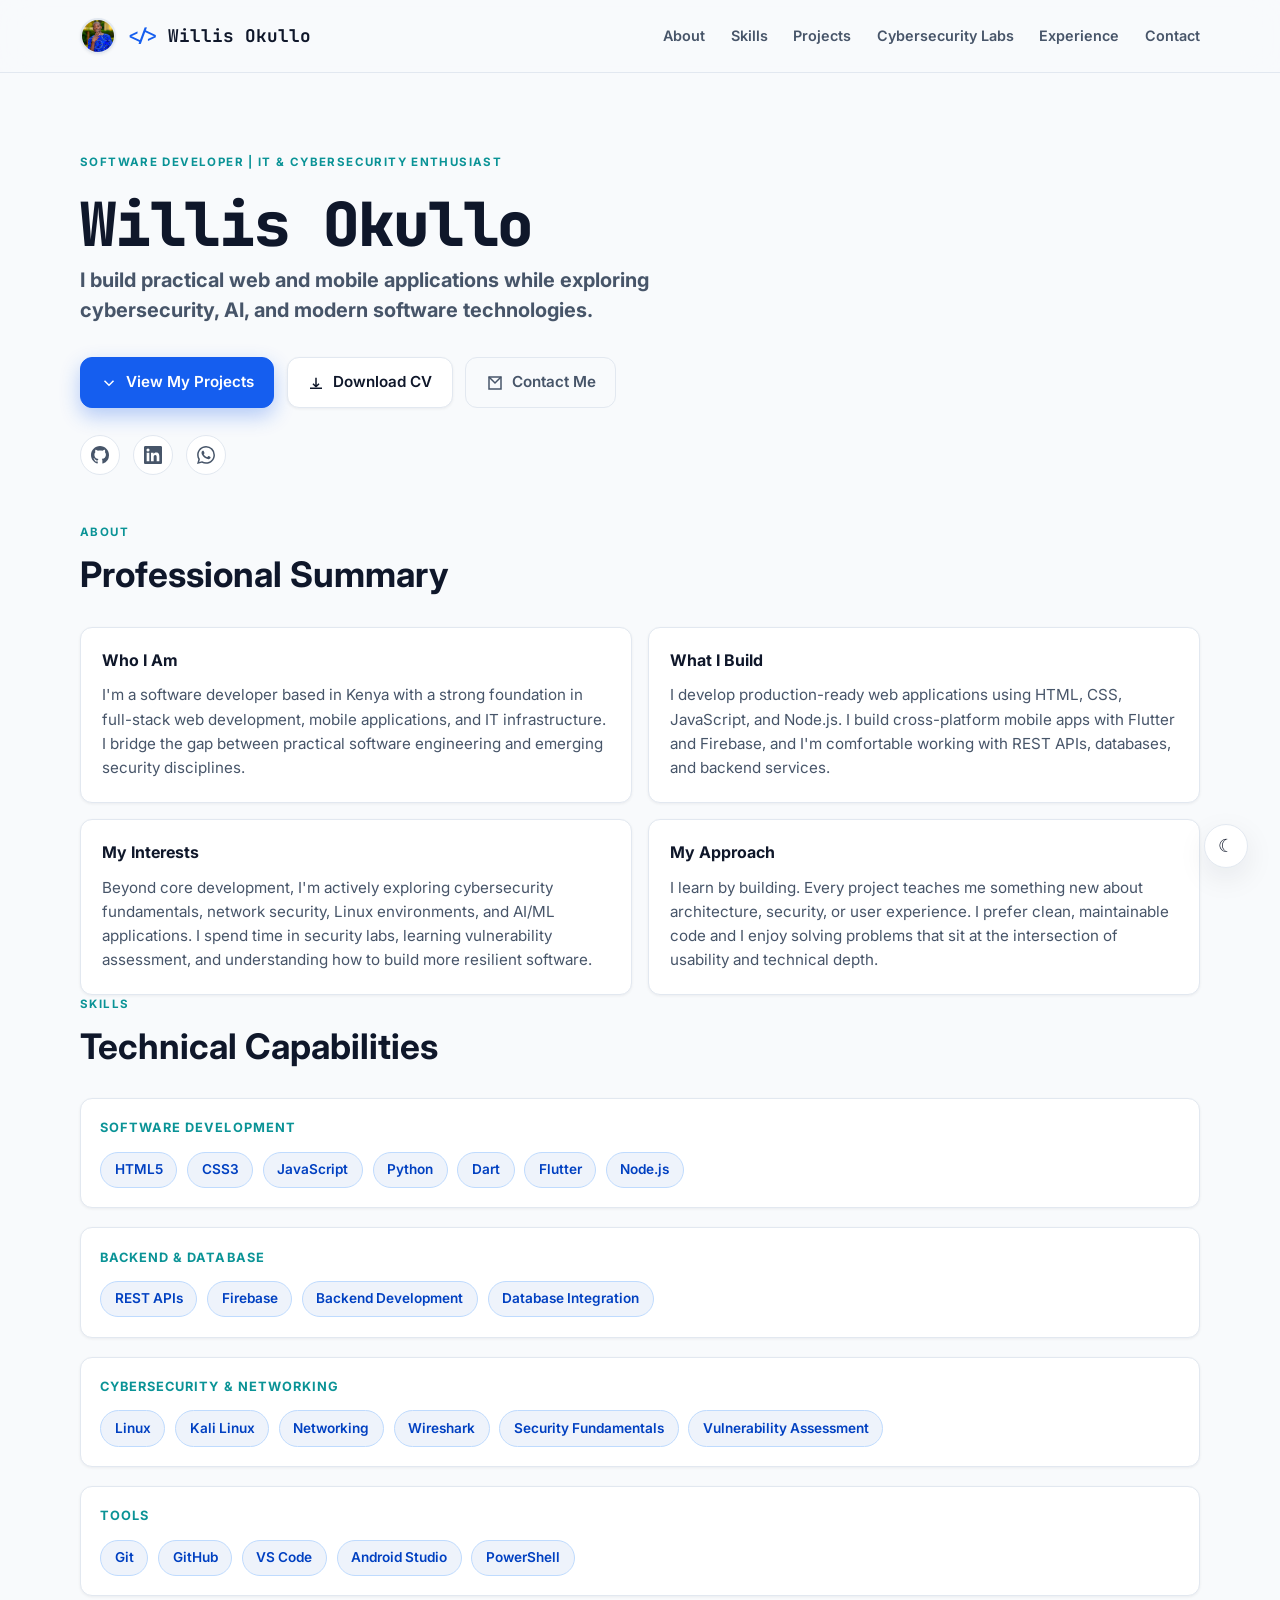
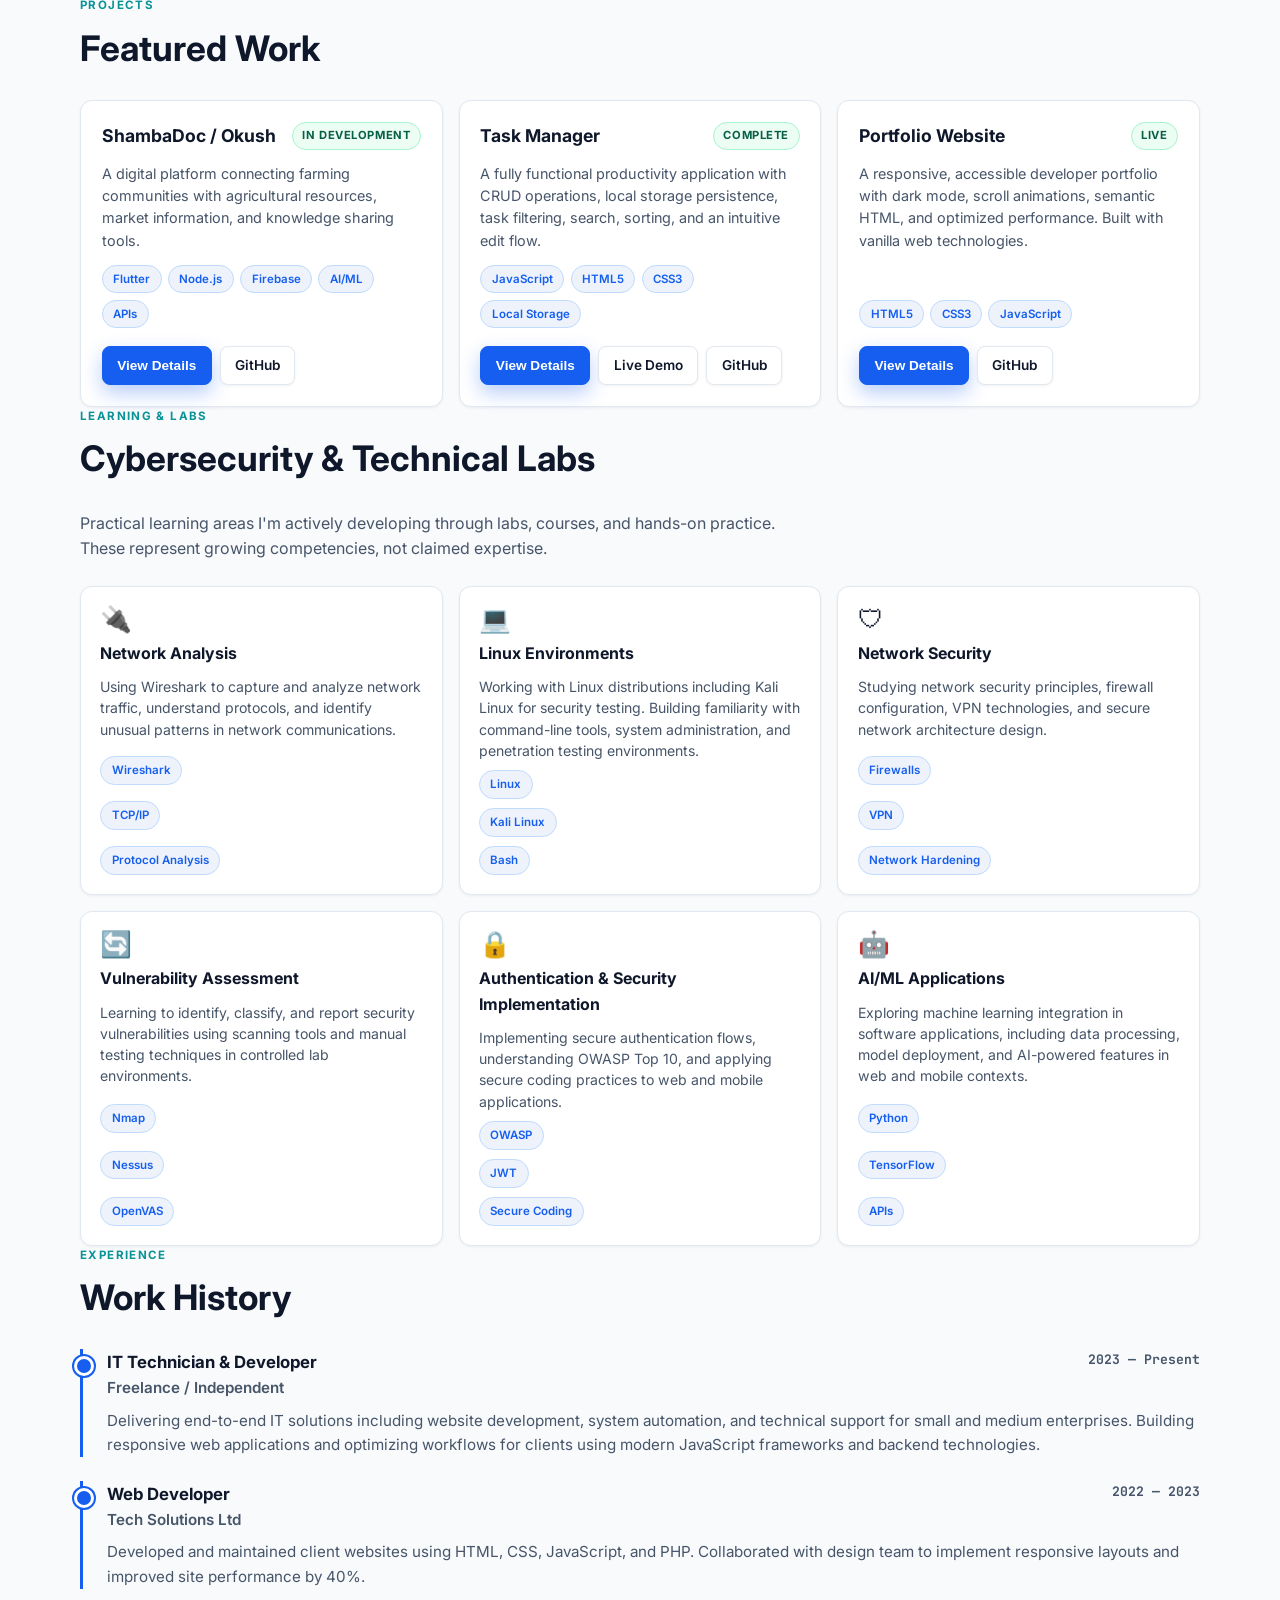
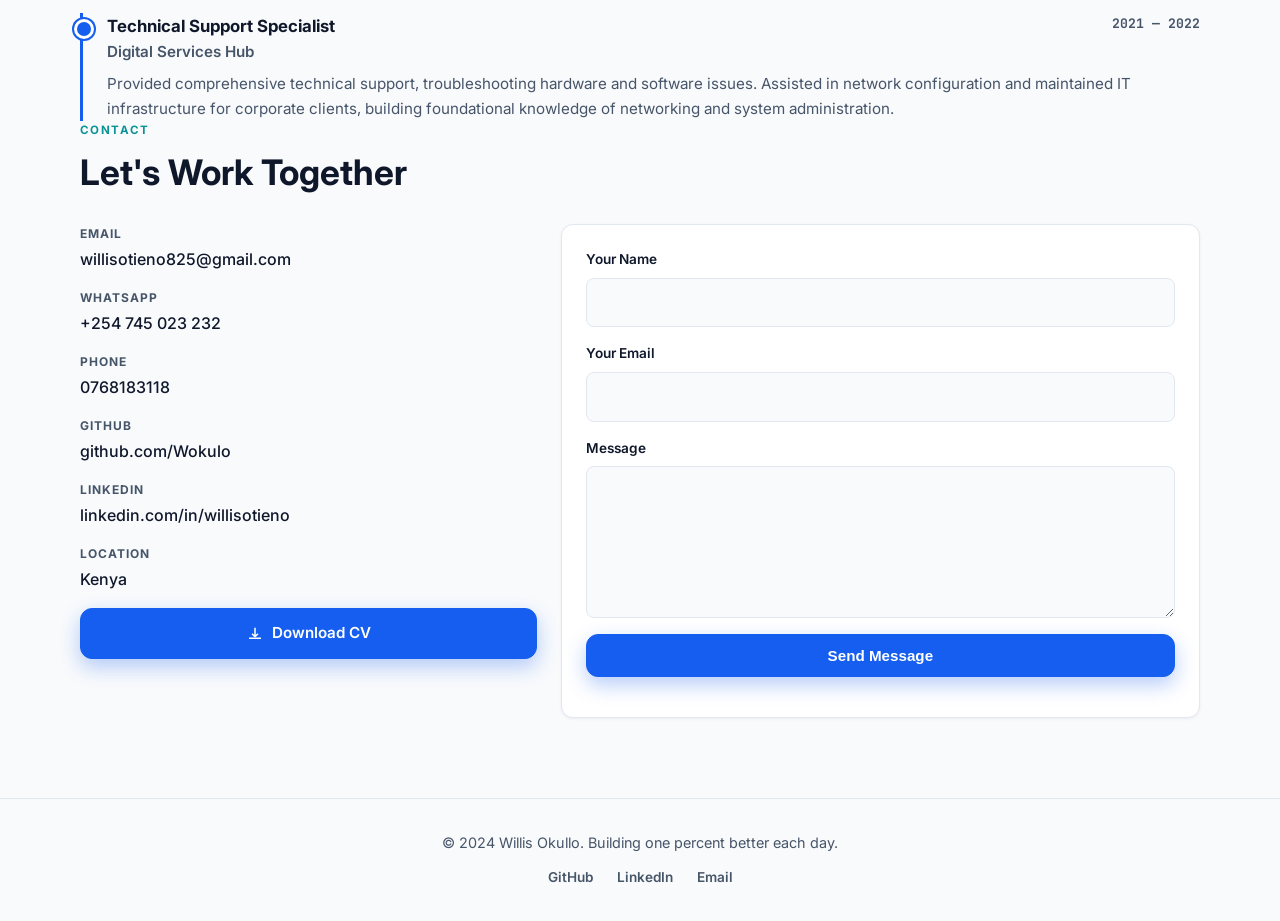
<file: index.html>
<!DOCTYPE html>
<html lang="en">
<head>
  <meta charset="UTF-8">
  <meta name="viewport" content="width=device-width, initial-scale=1.0">
  <meta name="description" content="Willis Okullo — Software Developer building practical web, mobile, and backend applications. Exploring cybersecurity, AI/ML, and modern software technologies.">
  <meta name="keywords" content="Willis Okullo, software developer, web developer, Flutter, Python, JavaScript, cybersecurity, IT technician, portfolio, HTML, CSS, Node.js, Firebase">
  <meta name="author" content="Willis Okullo">
  <meta property="og:title" content="Willis Okullo | Software Developer | IT & Cybersecurity">
  <meta property="og:description" content="Building practical web and mobile applications while exploring cybersecurity, AI, and modern software technologies.">
  <meta property="og:type" content="website">
  <meta name="twitter:card" content="summary_large_image">
  <title>Willis Okullo | Software Developer | IT & Cybersecurity</title>
  <link rel="preconnect" href="https://fonts.googleapis.com">
  <link rel="preconnect" href="https://fonts.gstatic.com" crossorigin>
  <link href="https://fonts.googleapis.com/css2?family=Inter:wght@400;500;600;700;800&family=JetBrains+Mono:wght@400;500;700&display=swap" rel="stylesheet">
  <link rel="icon" type="image/svg+xml" href="data:image/svg+xml,%3Csvg xmlns='http://www.w3.org/2000/svg' viewBox='0 0 100 100'%3E%3Ctext y='.9em' font-size='90'%3E%F0%9F%92%BB%3C/text%3E%3C/svg%3E">
  <link rel="stylesheet" href="styles.css">
</head>
<body>
  <a class="skip-link" href="#main-content">Skip to content</a>

  <header class="site-header">
    <div class="container nav-wrap">
      <a class="brand" href="#hero" aria-label="Willis Okullo home">
        <img src="profile_pic.jpg" alt="" class="brand-avatar" width="36" height="36">
        <span class="brand-code">&lt;/&gt;</span> Willis Okullo
      </a>
      <button class="menu-toggle" aria-expanded="false" aria-controls="site-nav" aria-label="Toggle navigation">
        <span class="menu-toggle-line"></span>
        <span class="menu-toggle-line"></span>
        <span class="menu-toggle-line"></span>
      </button>
      <nav id="site-nav" class="site-nav">
        <a href="#about">About</a>
        <a href="#skills">Skills</a>
        <a href="#projects">Projects</a>
        <a href="#labs">Cybersecurity Labs</a>
        <a href="#experience">Experience</a>
        <a href="#contact">Contact</a>
      </nav>
    </div>
  </header>

  <main id="main-content">
    <section id="hero" class="hero container reveal">
      <div class="hero-content">
        <p class="eyebrow">Software Developer | IT & Cybersecurity Enthusiast</p>
        <h1>
          <span class="hero-name">Willis Okullo</span>
          <span class="hero-tagline">I build practical web and mobile applications while exploring cybersecurity, AI, and modern software technologies.</span>
        </h1>
        <div class="hero-cta">
          <a href="#projects" class="btn btn-primary">
            <svg class="btn-icon" viewBox="0 0 24 24" fill="none" stroke="currentColor" stroke-width="2" aria-hidden="true"><path d="M6 9l6 6 6-6"/></svg>
            View My Projects
          </a>
          <a href="Willis_Okullo_Modern_IT_CV.pdf" class="btn btn-secondary" download aria-label="Download CV as PDF">
            <svg class="btn-icon" viewBox="0 0 24 24" fill="none" stroke="currentColor" stroke-width="2" aria-hidden="true"><path d="M12 5v12m0 0l-4-4m4 4l4-4M4 19h16"/></svg>
            Download CV
          </a>
          <a href="#contact" class="btn btn-ghost">
            <svg class="btn-icon" viewBox="0 0 24 24" fill="none" stroke="currentColor" stroke-width="2" aria-hidden="true"><path d="M4 4h16v16H4z"/><path d="M4 4l8 8 8-8"/></svg>
            Contact Me
          </a>
        </div>
        <div class="hero-socials">
          <a href="https://github.com/Wokulo" target="_blank" rel="noopener noreferrer" class="social-link" aria-label="GitHub profile">
            <svg viewBox="0 0 24 24" fill="currentColor" aria-hidden="true"><path d="M12 0C5.37 0 0 5.37 0 12c0 5.31 3.435 9.795 8.205 11.385.6.105.825-.255.825-.57 0-.285-.015-1.23-.015-2.235-3.015.555-3.795-.735-4.035-1.41-.135-.345-.72-1.41-1.095-1.695-.375-.3-1.095-.72.015-.735.975-.015 1.62.87 1.845 1.23 1.08 1.815 2.805 1.305 3.495.99.105-.78.42-1.305.765-1.605-2.67-.3-5.46-1.335-5.46-5.925 0-1.305.465-2.385 1.23-3.225-.12-.3-.54-1.53.12-3.18 0 0 1.005-.315 3.3 1.23.96-.27 1.98-.405 3-.405s2.04.135 3 .405c2.295-1.56 3.3-1.23 3.3-1.23.66 1.65.24 2.88.12 3.18.765.84 1.23 1.905 1.23 3.225 0 4.605-2.805 5.625-5.475 5.925.435.375.81 1.095.81 2.22 0 1.605-.015 2.895-.015 3.3 0 .315.225.69.825.57A12.02 12.02 0 0024 12c0-6.63-5.37-12-12-12z"/></svg>
          </a>
          <a href="https://www.linkedin.com/in/willisotieno" target="_blank" rel="noopener noreferrer" class="social-link" aria-label="LinkedIn profile">
            <svg viewBox="0 0 24 24" fill="currentColor" aria-hidden="true"><path d="M20.447 20.452h-3.554v-5.569c0-1.328-.027-3.037-1.852-3.037-1.853 0-2.136 1.445-2.136 2.939v5.667H9.351V9h3.414v1.561h.046c.477-.9 1.637-1.85 3.37-1.85 3.601 0 4.267 2.37 4.267 5.455v6.286zM5.337 7.433a2.062 2.062 0 01-2.063-2.065 2.064 2.064 0 112.063 2.065zm1.782 13.019H3.555V9h3.564v11.452zM22.225 0H1.771C.792 0 0 .774 0 1.729v20.542C0 23.227.792 24 1.771 24h20.451C23.2 24 24 23.227 24 22.271V1.729C24 .774 23.2 0 22.222 0h.003z"/></svg>
          </a>
          <a href="https://wa.me/254745023232" target="_blank" rel="noopener noreferrer" class="social-link" aria-label="WhatsApp">
            <svg viewBox="0 0 24 24" fill="currentColor" aria-hidden="true"><path d="M17.472 14.382c-.297-.149-1.758-.867-2.03-.967-.273-.099-.471-.148-.67.15-.197.297-.767.966-.94 1.164-.173.199-.347.223-.644.075-.297-.15-1.255-.463-2.39-1.475-.883-.788-1.48-1.761-1.653-2.059-.173-.297-.018-.458.13-.606.134-.133.298-.347.446-.52.149-.174.198-.298.298-.497.099-.198.05-.371-.025-.52-.075-.149-.669-1.612-.916-2.207-.242-.579-.487-.5-.669-.51-.173-.008-.371-.01-.57-.01-.198 0-.52.074-.792.372-.272.297-1.04 1.016-1.04 2.479 0 1.462 1.065 2.875 1.213 3.074.149.198 2.096 3.2 5.077 4.487.709.306 1.262.489 1.694.625.712.227 1.36.195 1.871.118.571-.085 1.758-.719 2.006-1.413.248-.694.248-1.289.173-1.413-.074-.124-.272-.198-.57-.347m-5.421 7.403h-.004a9.87 9.87 0 01-5.031-1.378l-.361-.214-3.741.982.998-3.648-.235-.374a9.86 9.86 0 01-1.51-5.26c.001-5.45 4.436-9.884 9.888-9.884 2.64 0 5.122 1.03 6.988 2.898a9.825 9.825 0 012.893 6.994c-.003 5.45-4.437 9.884-9.885 9.884m8.413-18.297A11.815 11.815 0 0012.05 0C5.495 0 .16 5.335.157 11.892c0 2.096.547 4.142 1.588 5.945L.057 24l6.305-1.654a11.882 11.882 0 005.683 1.448h.005c6.554 0 11.89-5.335 11.893-11.893a11.821 11.821 0 00-3.48-8.413z"/></svg>
          </a>
        </div>
      </div>
    </section>

    <section id="about" class="container reveal">
      <div class="section-heading">
        <p class="eyebrow">About</p>
        <h2>Professional Summary</h2>
      </div>
      <div class="about-grid">
        <div class="about-card">
          <h3>Who I Am</h3>
          <p>I'm a software developer based in Kenya with a strong foundation in full-stack web development, mobile applications, and IT infrastructure. I bridge the gap between practical software engineering and emerging security disciplines.</p>
        </div>
        <div class="about-card">
          <h3>What I Build</h3>
          <p>I develop production-ready web applications using HTML, CSS, JavaScript, and Node.js. I build cross-platform mobile apps with Flutter and Firebase, and I'm comfortable working with REST APIs, databases, and backend services.</p>
        </div>
        <div class="about-card">
          <h3>My Interests</h3>
          <p>Beyond core development, I'm actively exploring cybersecurity fundamentals, network security, Linux environments, and AI/ML applications. I spend time in security labs, learning vulnerability assessment, and understanding how to build more resilient software.</p>
        </div>
        <div class="about-card">
          <h3>My Approach</h3>
          <p>I learn by building. Every project teaches me something new about architecture, security, or user experience. I prefer clean, maintainable code and I enjoy solving problems that sit at the intersection of usability and technical depth.</p>
        </div>
      </div>
    </section>

    <section id="skills" class="container reveal">
      <div class="section-heading">
        <p class="eyebrow">Skills</p>
        <h2>Technical Capabilities</h2>
      </div>
      <div class="skills-groups">
        <div class="skill-group">
          <h3 class="skill-group-title">Software Development</h3>
          <div class="skill-group-items">
            <span class="chip">HTML5</span>
            <span class="chip">CSS3</span>
            <span class="chip">JavaScript</span>
            <span class="chip">Python</span>
            <span class="chip">Dart</span>
            <span class="chip">Flutter</span>
            <span class="chip">Node.js</span>
          </div>
        </div>
        <div class="skill-group">
          <h3 class="skill-group-title">Backend & Database</h3>
          <div class="skill-group-items">
            <span class="chip">REST APIs</span>
            <span class="chip">Firebase</span>
            <span class="chip">Backend Development</span>
            <span class="chip">Database Integration</span>
          </div>
        </div>
        <div class="skill-group">
          <h3 class="skill-group-title">Cybersecurity & Networking</h3>
          <div class="skill-group-items">
            <span class="chip">Linux</span>
            <span class="chip">Kali Linux</span>
            <span class="chip">Networking</span>
            <span class="chip">Wireshark</span>
            <span class="chip">Security Fundamentals</span>
            <span class="chip">Vulnerability Assessment</span>
          </div>
        </div>
        <div class="skill-group">
          <h3 class="skill-group-title">Tools</h3>
          <div class="skill-group-items">
            <span class="chip">Git</span>
            <span class="chip">GitHub</span>
            <span class="chip">VS Code</span>
            <span class="chip">Android Studio</span>
            <span class="chip">PowerShell</span>
          </div>
        </div>
      </div>
    </section>

    <section id="projects" class="container reveal">
      <div class="section-heading">
        <p class="eyebrow">Projects</p>
        <h2>Featured Work</h2>
      </div>
      <div class="project-grid">
        <article class="project-card">
          <div class="project-header">
            <h3>ShambaDoc / Okush</h3>
            <span class="project-status">In Development</span>
          </div>
          <p class="project-description">A digital platform connecting farming communities with agricultural resources, market information, and knowledge sharing tools.</p>
          <div class="project-tech">
            <span class="tag">Flutter</span>
            <span class="tag">Node.js</span>
            <span class="tag">Firebase</span>
            <span class="tag">AI/ML</span>
            <span class="tag">APIs</span>
          </div>
          <div class="project-actions">
            <button class="btn btn-primary btn-sm" data-project="shambadoc" aria-expanded="false">View Details</button>
            <a href="https://github.com/Wokulo" target="_blank" rel="noopener noreferrer" class="btn btn-secondary btn-sm">GitHub</a>
          </div>
        </article>

        <article class="project-card">
          <div class="project-header">
            <h3>Task Manager</h3>
            <span class="project-status">Complete</span>
          </div>
          <p class="project-description">A fully functional productivity application with CRUD operations, local storage persistence, task filtering, search, sorting, and an intuitive edit flow.</p>
          <div class="project-tech">
            <span class="tag">JavaScript</span>
            <span class="tag">HTML5</span>
            <span class="tag">CSS3</span>
            <span class="tag">Local Storage</span>
          </div>
          <div class="project-actions">
            <button class="btn btn-primary btn-sm" data-project="taskmanager" aria-expanded="false">View Details</button>
            <a href="task-manager.html" class="btn btn-secondary btn-sm">Live Demo</a>
            <a href="https://github.com/Wokulo/task-manager" target="_blank" rel="noopener noreferrer" class="btn btn-secondary btn-sm">GitHub</a>
          </div>
        </article>

        <article class="project-card">
          <div class="project-header">
            <h3>Portfolio Website</h3>
            <span class="project-status">Live</span>
          </div>
          <p class="project-description">A responsive, accessible developer portfolio with dark mode, scroll animations, semantic HTML, and optimized performance. Built with vanilla web technologies.</p>
          <div class="project-tech">
            <span class="tag">HTML5</span>
            <span class="tag">CSS3</span>
            <span class="tag">JavaScript</span>
          </div>
          <div class="project-actions">
            <button class="btn btn-primary btn-sm" data-project="portfolio" aria-expanded="false">View Details</button>
            <a href="https://github.com/Wokulo/Okush-porfolio" target="_blank" rel="noopener noreferrer" class="btn btn-secondary btn-sm">GitHub</a>
          </div>
        </article>
      </div>
    </section>

    <section id="labs" class="container reveal">
      <div class="section-heading">
        <p class="eyebrow">Learning & Labs</p>
        <h2>Cybersecurity & Technical Labs</h2>
      </div>
      <p class="section-intro">Practical learning areas I'm actively developing through labs, courses, and hands-on practice. These represent growing competencies, not claimed expertise.</p>
      <div class="labs-grid">
        <div class="lab-card">
          <div class="lab-icon" aria-hidden="true">&#128268;</div>
          <h3>Network Analysis</h3>
          <p>Using Wireshark to capture and analyze network traffic, understand protocols, and identify unusual patterns in network communications.</p>
          <span class="tag">Wireshark</span>
          <span class="tag">TCP/IP</span>
          <span class="tag">Protocol Analysis</span>
        </div>
        <div class="lab-card">
          <div class="lab-icon" aria-hidden="true">&#128187;</div>
          <h3>Linux Environments</h3>
          <p>Working with Linux distributions including Kali Linux for security testing. Building familiarity with command-line tools, system administration, and penetration testing environments.</p>
          <span class="tag">Linux</span>
          <span class="tag">Kali Linux</span>
          <span class="tag">Bash</span>
        </div>
        <div class="lab-card">
          <div class="lab-icon" aria-hidden="true">&#128737;</div>
          <h3>Network Security</h3>
          <p>Studying network security principles, firewall configuration, VPN technologies, and secure network architecture design.</p>
          <span class="tag">Firewalls</span>
          <span class="tag">VPN</span>
          <span class="tag">Network Hardening</span>
        </div>
        <div class="lab-card">
          <div class="lab-icon" aria-hidden="true">&#128260;</div>
          <h3>Vulnerability Assessment</h3>
          <p>Learning to identify, classify, and report security vulnerabilities using scanning tools and manual testing techniques in controlled lab environments.</p>
          <span class="tag">Nmap</span>
          <span class="tag">Nessus</span>
          <span class="tag">OpenVAS</span>
        </div>
        <div class="lab-card">
          <div class="lab-icon" aria-hidden="true">&#128274;</div>
          <h3>Authentication & Security Implementation</h3>
          <p>Implementing secure authentication flows, understanding OWASP Top 10, and applying secure coding practices to web and mobile applications.</p>
          <span class="tag">OWASP</span>
          <span class="tag">JWT</span>
          <span class="tag">Secure Coding</span>
        </div>
        <div class="lab-card">
          <div class="lab-icon" aria-hidden="true">&#129302;</div>
          <h3>AI/ML Applications</h3>
          <p>Exploring machine learning integration in software applications, including data processing, model deployment, and AI-powered features in web and mobile contexts.</p>
          <span class="tag">Python</span>
          <span class="tag">TensorFlow</span>
          <span class="tag">APIs</span>
        </div>
      </div>
    </section>

    <section id="experience" class="container reveal">
      <div class="section-heading">
        <p class="eyebrow">Experience</p>
        <h2>Work History</h2>
      </div>
      <div class="timeline">
        <div class="timeline-item">
          <div class="timeline-header">
            <div>
              <h3>IT Technician & Developer</h3>
              <p class="timeline-org">Freelance / Independent</p>
            </div>
            <span class="timeline-date">2023 — Present</span>
          </div>
          <p>Delivering end-to-end IT solutions including website development, system automation, and technical support for small and medium enterprises. Building responsive web applications and optimizing workflows for clients using modern JavaScript frameworks and backend technologies.</p>
        </div>
        <div class="timeline-item">
          <div class="timeline-header">
            <div>
              <h3>Web Developer</h3>
              <p class="timeline-org">Tech Solutions Ltd</p>
            </div>
            <span class="timeline-date">2022 — 2023</span>
          </div>
          <p>Developed and maintained client websites using HTML, CSS, JavaScript, and PHP. Collaborated with design team to implement responsive layouts and improved site performance by 40%.</p>
        </div>
        <div class="timeline-item">
          <div class="timeline-header">
            <div>
              <h3>Technical Support Specialist</h3>
              <p class="timeline-org">Digital Services Hub</p>
            </div>
            <span class="timeline-date">2021 — 2022</span>
          </div>
          <p>Provided comprehensive technical support, troubleshooting hardware and software issues. Assisted in network configuration and maintained IT infrastructure for corporate clients, building foundational knowledge of networking and system administration.</p>
        </div>
      </div>
    </section>

    <section id="contact" class="container reveal">
      <div class="section-heading">
        <p class="eyebrow">Contact</p>
        <h2>Let's Work Together</h2>
      </div>
      <div class="contact-grid">
        <div class="contact-info">
          <div class="contact-item">
            <strong>Email</strong>
            <a href="mailto:willisotieno825@gmail.com">willisotieno825@gmail.com</a>
          </div>
          <div class="contact-item">
            <strong>WhatsApp</strong>
            <a href="https://wa.me/254745023232" target="_blank" rel="noopener noreferrer">+254 745 023 232</a>
          </div>
          <div class="contact-item">
            <strong>Phone</strong>
            <span>0768183118</span>
          </div>
          <div class="contact-item">
            <strong>GitHub</strong>
            <a href="https://github.com/Wokulo" target="_blank" rel="noopener noreferrer">github.com/Wokulo</a>
          </div>
          <div class="contact-item">
            <strong>LinkedIn</strong>
            <a href="https://www.linkedin.com/in/willisotieno" target="_blank" rel="noopener noreferrer">linkedin.com/in/willisotieno</a>
          </div>
          <div class="contact-item">
            <strong>Location</strong>
            <span>Kenya</span>
          </div>
          <a href="Willis_Okullo_Modern_IT_CV.pdf" class="btn btn-primary" download>
            <svg class="btn-icon" viewBox="0 0 24 24" fill="none" stroke="currentColor" stroke-width="2" aria-hidden="true"><path d="M12 5v12m0 0l-4-4m4 4l4-4M4 19h16"/></svg>
            Download CV
          </a>
        </div>
        <form action="https://formspree.io/f/xpparqor" method="POST" class="contact-form" novalidate>
          <input type="hidden" name="_subject" value="New portfolio message from Willis Okullo site">
          <div class="form-group">
            <label for="name">Your Name</label>
            <input id="name" name="name" type="text" required autocomplete="name">
          </div>
          <div class="form-group">
            <label for="email">Your Email</label>
            <input id="email" name="email" type="email" required autocomplete="email">
          </div>
          <div class="form-group">
            <label for="message">Message</label>
            <textarea id="message" name="message" rows="5" required></textarea>
          </div>
          <button type="submit" class="btn btn-primary">Send Message</button>
          <p class="form-note" id="form-status"></p>
        </form>
      </div>
    </section>
  </main>

  <footer class="site-footer">
    <div class="container">
      <p>&copy; 2024 Willis Okullo. Building one percent better each day.</p>
      <div class="footer-links">
        <a href="https://github.com/Wokulo" target="_blank" rel="noopener noreferrer">GitHub</a>
        <a href="https://www.linkedin.com/in/willisotieno" target="_blank" rel="noopener noreferrer">LinkedIn</a>
        <a href="mailto:willisotieno825@gmail.com">Email</a>
      </div>
    </div>
  </footer>

  <button class="back-to-top" aria-label="Back to top" title="Back to top">
    <svg viewBox="0 0 24 24" fill="none" stroke="currentColor" stroke-width="2.5" aria-hidden="true"><path d="M12 19V5m0 0l-6 6m6-6l6 6"/></svg>
  </button>

  <div id="project-modal" class="project-modal" role="dialog" aria-modal="true" aria-labelledby="modal-title">
    <div class="project-modal-backdrop"></div>
    <div class="project-modal-content">
      <button class="modal-close" aria-label="Close details">&times;</button>
      <div class="modal-body" id="modal-body"></div>
    </div>
  </div>

  <script src="main.js"></script>
</body>
</html>
</file>
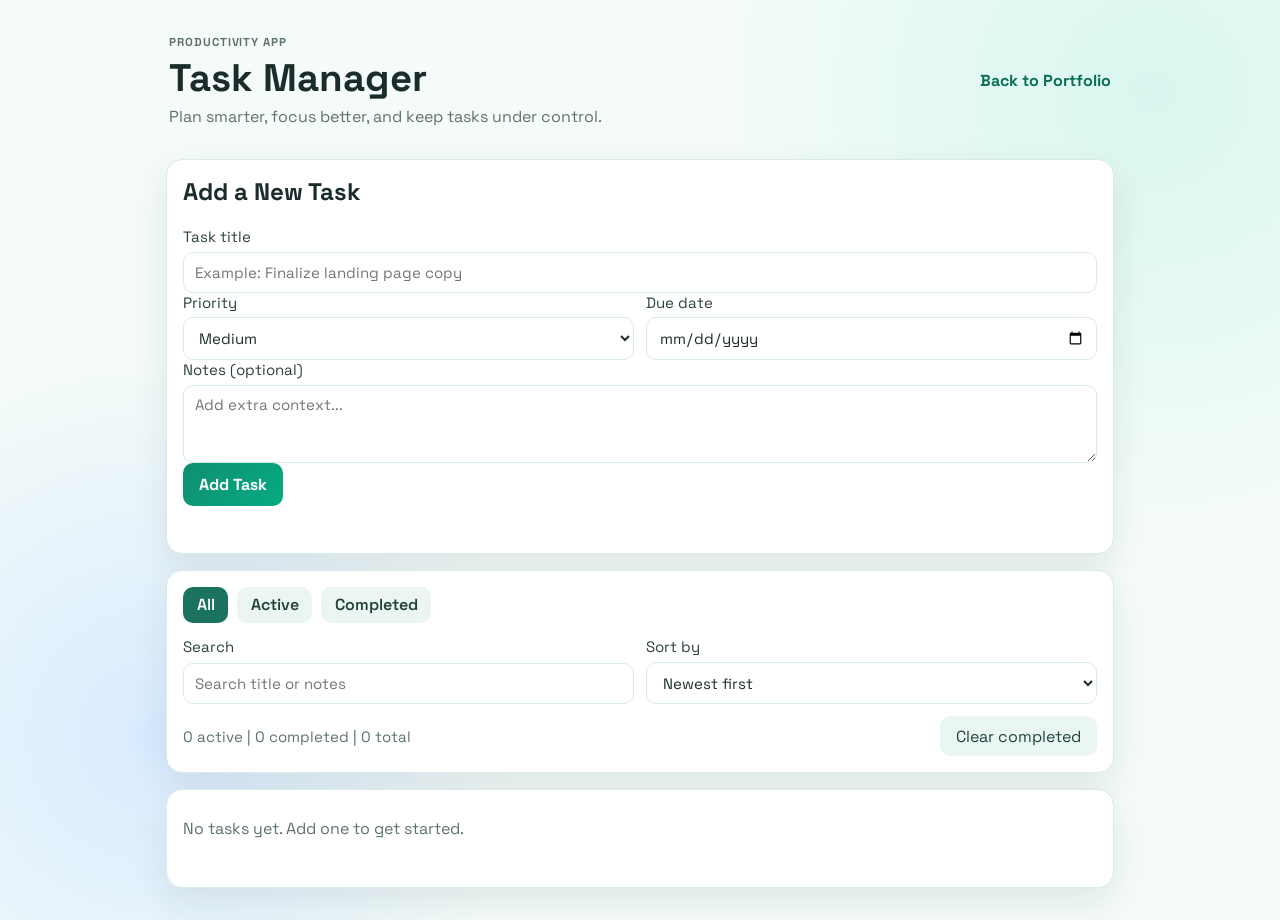
<file: task-manager.html>
<!DOCTYPE html>
<html lang="en">
<head>
  <meta charset="UTF-8" />
  <meta name="viewport" content="width=device-width, initial-scale=1.0" />
  <title>Task Manager | Willis Okullo</title>
  <link rel="preconnect" href="https://fonts.googleapis.com" />
  <link rel="preconnect" href="https://fonts.gstatic.com" crossorigin />
  <link href="https://fonts.googleapis.com/css2?family=Space+Grotesk:wght@400;500;700&display=swap" rel="stylesheet" />
  <link rel="stylesheet" href="task-manager.css" />
</head>
<body>
  <main class="app-shell">
    <header class="app-header">
      <div>
        <p class="eyebrow">Productivity App</p>
        <h1>Task Manager</h1>
        <p class="subtitle">Plan smarter, focus better, and keep tasks under control.</p>
      </div>
      <a class="back-link" href="index.html">Back to Portfolio</a>
    </header>

    <section class="panel form-panel" aria-label="Create task">
      <h2>Add a New Task</h2>
      <form id="task-form" novalidate>
        <label>
          Task title
          <input id="task-title" name="title" type="text" maxlength="100" placeholder="Example: Finalize landing page copy" required />
        </label>

        <div class="grid-two">
          <label>
            Priority
            <select id="task-priority" name="priority">
              <option value="low">Low</option>
              <option value="medium" selected>Medium</option>
              <option value="high">High</option>
            </select>
          </label>

          <label>
            Due date
            <input id="task-due" name="due" type="date" />
          </label>
        </div>

        <label>
          Notes (optional)
          <textarea id="task-notes" name="notes" rows="3" maxlength="240" placeholder="Add extra context..."></textarea>
        </label>

        <button type="submit" class="btn-primary">Add Task</button>
        <p id="form-error" class="inline-error" aria-live="polite"></p>
      </form>
    </section>

    <section class="panel controls-panel" aria-label="Task controls">
      <div class="filters">
        <button class="chip active" data-filter="all" type="button">All</button>
        <button class="chip" data-filter="active" type="button">Active</button>
        <button class="chip" data-filter="completed" type="button">Completed</button>
      </div>

      <div class="grid-two">
        <label>
          Search
          <input id="search-input" type="search" placeholder="Search title or notes" />
        </label>

        <label>
          Sort by
          <select id="sort-select">
            <option value="created-desc">Newest first</option>
            <option value="created-asc">Oldest first</option>
            <option value="priority-desc">Priority high to low</option>
            <option value="due-asc">Due date soonest</option>
          </select>
        </label>
      </div>

      <div class="action-row">
        <p id="task-stats" class="task-stats" aria-live="polite"></p>
        <button id="clear-completed" class="btn-secondary" type="button">Clear completed</button>
      </div>
    </section>

    <section class="panel list-panel" aria-label="Task list">
      <ul id="task-list" class="task-list"></ul>
      <p id="empty-state" class="empty-state">No tasks yet. Add one to get started.</p>
      <p id="status-message" class="status-message" aria-live="polite"></p>
    </section>
  </main>

  <template id="task-item-template">
    <li class="task-item">
      <div class="task-main">
        <input class="task-toggle" type="checkbox" aria-label="Mark task complete" />
        <div class="task-content">
          <p class="task-title"></p>
          <p class="task-meta"></p>
          <p class="task-notes"></p>
        </div>
      </div>
      <div class="task-actions">
        <button class="btn-small btn-edit" type="button">Edit</button>
        <button class="btn-small btn-delete" type="button">Delete</button>
      </div>
    </li>
  </template>

  <dialog id="edit-dialog">
    <form id="edit-form" method="dialog" class="edit-form" novalidate>
      <h2>Edit Task</h2>
      <label>
        Task title
        <input id="edit-title" name="title" type="text" maxlength="100" required />
      </label>
      <div class="grid-two">
        <label>
          Priority
          <select id="edit-priority" name="priority">
            <option value="low">Low</option>
            <option value="medium">Medium</option>
            <option value="high">High</option>
          </select>
        </label>
        <label>
          Due date
          <input id="edit-due" name="due" type="date" />
        </label>
      </div>
      <label>
        Notes
        <textarea id="edit-notes" name="notes" rows="3" maxlength="240"></textarea>
      </label>
      <p id="edit-error" class="inline-error" aria-live="polite"></p>
      <div class="dialog-actions">
        <button type="button" id="cancel-edit" class="btn-secondary">Cancel</button>
        <button type="submit" class="btn-primary">Save Changes</button>
      </div>
    </form>
  </dialog>

  <script src="task-manager.js"></script>
</body>
</html>
</file>
<file: styles.css>
:root {
  --bg: #f8fafc;
  --surface: #ffffff;
  --text: #0f172a;
  --muted: #475569;
  --primary: #155eef;
  --primary-strong: #0040c1;
  --primary-light: #eef3fb;
  --accent: #0a9396;
  --accent-light: #ecfdf3;
  --line: #e2e8f0;
  --shadow-sm: 0 1px 3px rgba(16, 24, 40, 0.06);
  --shadow: 0 10px 30px rgba(16, 24, 40, 0.08);
  --shadow-lg: 0 22px 46px rgba(16, 24, 40, 0.1);
  --radius-sm: 8px;
  --radius: 12px;
  --radius-lg: 18px;
  --font-sans: "Inter", system-ui, -apple-system, sans-serif;
  --font-mono: "JetBrains Mono", "Fira Code", monospace;
}

* {
  box-sizing: border-box;
  margin: 0;
}

html {
  scroll-behavior: smooth;
  scroll-padding-top: 80px;
}

body {
  font-family: var(--font-sans);
  background: var(--bg);
  color: var(--text);
  line-height: 1.6;
  overflow-x: hidden;
  -webkit-font-smoothing: antialiased;
}

@media (prefers-reduced-motion: reduce) {
  html {
    scroll-behavior: auto;
  }
  .reveal {
    opacity: 1;
    transform: none;
    transition: none;
  }
}

.skip-link {
  position: absolute;
  top: -50px;
  left: 1rem;
  background: var(--primary);
  color: #fff;
  padding: 0.6rem 1rem;
  z-index: 1000;
  text-decoration: none;
  border-radius: 0 0 var(--radius-sm) var(--radius-sm);
  font-weight: 600;
  font-size: 0.9rem;
  transition: top 0.2s ease;
}

.skip-link:focus {
  top: 0;
}

.container {
  width: min(1120px, 92vw);
  margin: 0 auto;
}

.site-header {
  position: sticky;
  top: 0;
  z-index: 100;
  background: rgba(248, 250, 252, 0.85);
  border-bottom: 1px solid var(--line);
  backdrop-filter: blur(16px);
  -webkit-backdrop-filter: blur(16px);
}

.nav-wrap {
  display: flex;
  align-items: center;
  justify-content: space-between;
  min-height: 72px;
  gap: 1rem;
}

.brand {
  text-decoration: none;
  color: var(--text);
  font-family: var(--font-mono);
  font-weight: 700;
  font-size: 1.1rem;
  display: flex;
  align-items: center;
  gap: 0.6rem;
}

.brand-avatar {
  width: 36px;
  height: 36px;
  border-radius: 50%;
  object-fit: cover;
  border: 2px solid var(--line);
  box-shadow: var(--shadow-sm);
}

.brand-code {
  color: var(--primary);
  font-weight: 700;
}

.site-nav {
  display: flex;
  gap: 1.6rem;
  align-items: center;
}

.site-nav a {
  text-decoration: none;
  color: var(--muted);
  font-weight: 600;
  font-size: 0.9rem;
  transition: color 0.2s ease;
  position: relative;
}

.site-nav a::after {
  content: "";
  position: absolute;
  bottom: -4px;
  left: 0;
  width: 0;
  height: 2px;
  background: var(--primary);
  transition: width 0.25s ease;
}

.site-nav a:hover,
.site-nav a.active {
  color: var(--primary);
}

.site-nav a:hover::after,
.site-nav a.active::after {
  width: 100%;
}

.menu-toggle {
  display: none;
  flex-direction: column;
  gap: 5px;
  padding: 0.5rem;
  background: transparent;
  border: 1px solid var(--line);
  border-radius: var(--radius-sm);
  cursor: pointer;
}

.menu-toggle-line {
  display: block;
  width: 22px;
  height: 2px;
  background: var(--text);
  border-radius: 2px;
  transition: transform 0.2s ease, opacity 0.2s ease;
}

.hero {
  padding: 5rem 0 3rem;
  display: grid;
  gap: 2rem;
  grid-template-columns: 1fr;
  align-items: center;
  min-height: auto;
}

.hero-content {
  display: flex;
  flex-direction: column;
  gap: 1.2rem;
}

.eyebrow {
  text-transform: uppercase;
  letter-spacing: 0.12em;
  font-size: 0.72rem;
  font-weight: 700;
  color: var(--accent);
  margin: 0;
}

.hero-name {
  display: block;
  font-family: var(--font-mono);
  font-size: clamp(2.4rem, 5.5vw, 3.8rem);
  font-weight: 800;
  line-height: 1.1;
  letter-spacing: -0.02em;
  color: var(--text);
}

.hero-tagline {
  display: block;
  font-size: clamp(1rem, 2vw, 1.25rem);
  color: var(--muted);
  line-height: 1.5;
  max-width: 52ch;
  margin-top: 0.5rem;
}

.hero-cta {
  display: flex;
  flex-wrap: wrap;
  gap: 0.8rem;
  margin-top: 0.8rem;
}

.btn {
  display: inline-flex;
  align-items: center;
  justify-content: center;
  gap: 0.5rem;
  border-radius: var(--radius);
  text-decoration: none;
  border: 1px solid transparent;
  padding: 0.75rem 1.2rem;
  font-weight: 600;
  font-size: 0.95rem;
  transition: transform 0.15s ease, box-shadow 0.15s ease, background-color 0.15s ease, border-color 0.15s ease;
  cursor: pointer;
  white-space: nowrap;
}

.btn:hover {
  transform: translateY(-2px);
}

.btn:active {
  transform: translateY(0);
}

.btn-icon {
  width: 18px;
  height: 18px;
  flex-shrink: 0;
}

.btn-primary {
  background: var(--primary);
  color: #fff;
  border-color: var(--primary);
  box-shadow: 0 8px 20px rgba(21, 94, 239, 0.3);
}

.btn-primary:hover {
  background: var(--primary-strong);
  box-shadow: 0 12px 24px rgba(21, 94, 239, 0.35);
}

.btn-secondary {
  background: var(--surface);
  color: var(--text);
  border-color: var(--line);
  box-shadow: var(--shadow-sm);
}

.btn-secondary:hover {
  background: var(--primary-light);
  border-color: var(--primary);
}

.btn-ghost {
  background: transparent;
  color: var(--muted);
  border-color: var(--line);
}

.btn-ghost:hover {
  color: var(--text);
  border-color: var(--muted);
}

.btn-sm {
  padding: 0.5rem 0.9rem;
  font-size: 0.85rem;
  border-radius: var(--radius-sm);
}

.hero-socials {
  display: flex;
  gap: 0.8rem;
  margin-top: 0.5rem;
}

.social-link {
  display: flex;
  align-items: center;
  justify-content: center;
  width: 40px;
  height: 40px;
  border-radius: 50%;
  border: 1px solid var(--line);
  color: var(--muted);
  background: var(--surface);
  transition: color 0.2s ease, border-color 0.2s ease, transform 0.2s ease;
}

.social-link:hover {
  color: var(--primary);
  border-color: var(--primary);
  transform: translateY(-2px);
}

.social-link svg {
  width: 18px;
  height: 18px;
}

section {
  margin-top: 4rem;
}

.section-heading {
  margin-bottom: 1.5rem;
}

.section-heading h2 {
  font-size: clamp(1.6rem, 3vw, 2.2rem);
  font-weight: 700;
  margin-top: 0.3rem;
}

.section-intro {
  color: var(--muted);
  max-width: 70ch;
  margin-bottom: 1.5rem;
  line-height: 1.6;
}

.about-grid {
  display: grid;
  grid-template-columns: repeat(2, 1fr);
  gap: 1rem;
}

.about-card {
  border: 1px solid var(--line);
  border-radius: var(--radius);
  background: var(--surface);
  padding: 1.3rem;
  box-shadow: var(--shadow-sm);
  transition: box-shadow 0.2s ease, transform 0.2s ease;
}

.about-card:hover {
  box-shadow: var(--shadow);
  transform: translateY(-2px);
}

.about-card h3 {
  font-size: 1rem;
  font-weight: 700;
  margin-bottom: 0.6rem;
  color: var(--text);
}

.about-card p {
  color: var(--muted);
  font-size: 0.95rem;
  line-height: 1.6;
}

.skills-groups {
  display: grid;
  gap: 1.2rem;
}

.skill-group {
  border: 1px solid var(--line);
  border-radius: var(--radius);
  background: var(--surface);
  padding: 1.2rem;
  box-shadow: var(--shadow-sm);
}

.skill-group-title {
  font-size: 0.8rem;
  font-weight: 700;
  text-transform: uppercase;
  letter-spacing: 0.08em;
  color: var(--accent);
  margin: 0 0 0.8rem;
}

.skill-group-items {
  display: flex;
  flex-wrap: wrap;
  gap: 0.6rem;
}

.chip {
  display: inline-flex;
  align-items: center;
  padding: 0.4rem 0.85rem;
  border-radius: 999px;
  font-size: 0.85rem;
  font-weight: 600;
  background: var(--primary-light);
  color: var(--primary-strong);
  border: 1px solid #bfdbfe;
  transition: background 0.15s ease, transform 0.15s ease;
}

.chip:hover {
  background: #dbeafe;
  transform: translateY(-1px);
}

.project-grid {
  display: grid;
  grid-template-columns: repeat(3, 1fr);
  gap: 1rem;
}

.project-card {
  border: 1px solid var(--line);
  border-radius: var(--radius);
  background: var(--surface);
  padding: 1.3rem;
  box-shadow: var(--shadow-sm);
  display: flex;
  flex-direction: column;
  gap: 0.8rem;
  transition: box-shadow 0.2s ease, transform 0.2s ease;
}

.project-card:hover {
  box-shadow: var(--shadow);
  transform: translateY(-3px);
}

.project-header {
  display: flex;
  justify-content: space-between;
  align-items: flex-start;
  gap: 0.5rem;
}

.project-card h3 {
  font-size: 1.1rem;
  font-weight: 700;
  margin: 0;
}

.project-status {
  font-size: 0.7rem;
  font-weight: 700;
  text-transform: uppercase;
  letter-spacing: 0.05em;
  padding: 0.25rem 0.6rem;
  border-radius: 999px;
  background: var(--accent-light);
  color: #065f46;
  border: 1px solid #a7f3d0;
  white-space: nowrap;
}

.project-description {
  color: var(--muted);
  font-size: 0.9rem;
  line-height: 1.55;
}

.project-tech {
  display: flex;
  flex-wrap: wrap;
  gap: 0.4rem;
  margin-top: auto;
}

.tag {
  display: inline-block;
  padding: 0.25rem 0.65rem;
  border-radius: 999px;
  font-size: 0.72rem;
  font-weight: 600;
  background: var(--primary-light);
  color: var(--primary);
  border: 1px solid #bfdbfe;
}

.project-actions {
  display: flex;
  gap: 0.5rem;
  flex-wrap: wrap;
  margin-top: 0.3rem;
}

.labs-grid {
  display: grid;
  grid-template-columns: repeat(3, 1fr);
  gap: 1rem;
}

.lab-card {
  border: 1px solid var(--line);
  border-radius: var(--radius);
  background: var(--surface);
  padding: 1.2rem;
  box-shadow: var(--shadow-sm);
  display: flex;
  flex-direction: column;
  gap: 0.6rem;
  transition: box-shadow 0.2s ease, transform 0.2s ease;
}

.lab-card:hover {
  box-shadow: var(--shadow);
  transform: translateY(-2px);
}

.lab-icon {
  font-size: 1.6rem;
  line-height: 1;
}

.lab-card h3 {
  font-size: 1rem;
  font-weight: 700;
  margin: 0;
}

.lab-card p {
  color: var(--muted);
  font-size: 0.88rem;
  line-height: 1.5;
}

.lab-card .tag {
  margin-top: auto;
  align-self: flex-start;
}

.timeline {
  display: grid;
  gap: 1.5rem;
}

.timeline-item {
  border-left: 3px solid var(--primary);
  padding-left: 1.5rem;
  position: relative;
}

.timeline-item::before {
  content: "";
  position: absolute;
  left: -9px;
  top: 0.4rem;
  width: 14px;
  height: 14px;
  border-radius: 50%;
  background: var(--primary);
  border: 3px solid var(--surface);
  box-shadow: 0 0 0 2px var(--primary);
}

.timeline-header {
  display: flex;
  justify-content: space-between;
  align-items: flex-start;
  flex-wrap: wrap;
  gap: 0.5rem;
  margin-bottom: 0.5rem;
}

.timeline-header h3 {
  font-size: 1.05rem;
  font-weight: 700;
  margin: 0;
}

.timeline-org {
  font-size: 0.9rem;
  color: var(--accent);
  font-weight: 600;
  margin: 0.15rem 0 0.4rem;
}

.timeline-date {
  font-size: 0.82rem;
  color: var(--muted);
  font-weight: 700;
  font-family: var(--font-mono);
  white-space: nowrap;
}

.timeline-item p {
  color: var(--muted);
  font-size: 0.95rem;
  line-height: 1.6;
  margin: 0;
}

.contact-grid {
  display: grid;
  grid-template-columns: 1fr 1.4fr;
  gap: 1.5rem;
  align-items: start;
}

.contact-info {
  display: flex;
  flex-direction: column;
  gap: 1rem;
}

.contact-item {
  display: flex;
  flex-direction: column;
  gap: 0.2rem;
}

.contact-item strong {
  font-size: 0.75rem;
  font-weight: 700;
  text-transform: uppercase;
  letter-spacing: 0.08em;
  color: var(--muted);
}

.contact-item a,
.contact-item span {
  color: var(--text);
  text-decoration: none;
  font-weight: 500;
}

.contact-item a:hover {
  color: var(--primary);
  text-decoration: underline;
}

.contact-form {
  border: 1px solid var(--line);
  border-radius: var(--radius);
  background: var(--surface);
  padding: 1.5rem;
  box-shadow: var(--shadow-sm);
  display: flex;
  flex-direction: column;
  gap: 1rem;
}

.form-group {
  display: flex;
  flex-direction: column;
  gap: 0.4rem;
}

.form-group label {
  font-size: 0.85rem;
  font-weight: 600;
  color: var(--text);
}

.form-group input,
.form-group textarea {
  width: 100%;
  border: 1px solid var(--line);
  border-radius: var(--radius-sm);
  padding: 0.7rem 0.85rem;
  font: inherit;
  color: var(--text);
  background: var(--bg);
  transition: border-color 0.2s ease, box-shadow 0.2s ease;
}

.form-group input:focus,
.form-group textarea:focus {
  outline: none;
  border-color: var(--primary);
  box-shadow: 0 0 0 3px rgba(21, 94, 239, 0.15);
}

.form-note {
  font-size: 0.8rem;
  color: var(--muted);
  margin: 0;
}

.site-footer {
  margin-top: 5rem;
  border-top: 1px solid var(--line);
  padding: 2rem 0;
  text-align: center;
  color: var(--muted);
  font-size: 0.9rem;
}

.footer-links {
  display: flex;
  gap: 1.5rem;
  justify-content: center;
  margin-top: 0.8rem;
}

.footer-links a {
  color: var(--muted);
  text-decoration: none;
  font-weight: 600;
  font-size: 0.85rem;
  transition: color 0.2s ease;
}

.footer-links a:hover {
  color: var(--primary);
}

.back-to-top {
  position: fixed;
  bottom: 2rem;
  right: 2rem;
  width: 44px;
  height: 44px;
  border-radius: 50%;
  border: 1px solid var(--line);
  background: var(--surface);
  color: var(--muted);
  box-shadow: var(--shadow);
  cursor: pointer;
  display: flex;
  align-items: center;
  justify-content: center;
  opacity: 0;
  visibility: hidden;
  transform: translateY(10px);
  transition: opacity 0.25s ease, visibility 0.25s ease, transform 0.25s ease, color 0.2s ease, border-color 0.2s ease;
  z-index: 90;
}

.back-to-top.visible {
  opacity: 1;
  visibility: visible;
  transform: translateY(0);
}

.back-to-top:hover {
  color: var(--primary);
  border-color: var(--primary);
  transform: translateY(-2px);
}

.back-to-top svg {
  width: 20px;
  height: 20px;
}

.reveal {
  opacity: 0;
  transform: translateY(24px);
  transition: opacity 0.7s ease, transform 0.7s ease;
}

.reveal.visible {
  opacity: 1;
  transform: translateY(0);
}

.project-modal {
  position: fixed;
  inset: 0;
  z-index: 200;
  display: flex;
  align-items: center;
  justify-content: center;
  padding: 1.5rem;
  opacity: 0;
  visibility: hidden;
  transition: opacity 0.3s ease, visibility 0.3s ease;
}

.project-modal.open {
  opacity: 1;
  visibility: visible;
}

.project-modal-backdrop {
  position: absolute;
  inset: 0;
  background: rgba(15, 23, 42, 0.6);
  backdrop-filter: blur(4px);
}

.project-modal-content {
  position: relative;
  background: var(--surface);
  border-radius: var(--radius-lg);
  box-shadow: var(--shadow-lg);
  max-width: 760px;
  width: 100%;
  max-height: 85vh;
  overflow-y: auto;
  padding: 2rem;
  transform: scale(0.95) translateY(10px);
  transition: transform 0.3s ease;
}

.project-modal.open .project-modal-content {
  transform: scale(1) translateY(0);
}

.modal-close {
  position: absolute;
  top: 1rem;
  right: 1rem;
  width: 36px;
  height: 36px;
  border-radius: 50%;
  border: 1px solid var(--line);
  background: var(--surface);
  color: var(--muted);
  font-size: 1.3rem;
  cursor: pointer;
  display: flex;
  align-items: center;
  justify-content: center;
  transition: color 0.2s ease, border-color 0.2s ease;
}

.modal-close:hover {
  color: var(--text);
  border-color: var(--muted);
}

.modal-body h2 {
  font-size: 1.5rem;
  margin-bottom: 1rem;
  padding-right: 2rem;
}

.modal-body .modal-section {
  margin-bottom: 1.2rem;
}

.modal-body .modal-section h4 {
  font-size: 0.8rem;
  font-weight: 700;
  text-transform: uppercase;
  letter-spacing: 0.08em;
  color: var(--accent);
  margin-bottom: 0.4rem;
}

.modal-body .modal-section p,
.modal-body .modal-section ul {
  color: var(--muted);
  font-size: 0.95rem;
  line-height: 1.6;
}

.modal-body .modal-section ul {
  padding-left: 1.2rem;
  margin: 0;
}

.dark-mode-toggle {
  position: fixed;
  bottom: 2rem;
  right: 2rem;
  width: 44px;
  height: 44px;
  border-radius: 50%;
  border: 1px solid var(--line);
  background: var(--surface);
  color: var(--text);
  font-size: 1.1rem;
  cursor: pointer;
  box-shadow: var(--shadow);
  z-index: 90;
  display: flex;
  align-items: center;
  justify-content: center;
  transition: transform 0.2s ease, border-color 0.2s ease;
}

.dark-mode-toggle:hover {
  transform: scale(1.08);
}

body.dark-mode {
  --bg: #0f172a;
  --surface: #1e293b;
  --text: #f1f5f9;
  --muted: #94a3b8;
  --line: #334155;
  --primary-light: #1e3a5f;
  --accent-light: #064e3b;
  --shadow-sm: 0 1px 3px rgba(0, 0, 0, 0.3);
  --shadow: 0 10px 30px rgba(0, 0, 0, 0.3);
  --shadow-lg: 0 22px 46px rgba(0, 0, 0, 0.4);
}

body.dark-mode .site-header {
  background: rgba(15, 23, 42, 0.9);
  border-bottom-color: rgba(51, 65, 85, 0.6);
}

body.dark-mode .chip {
  background: #1e293b;
  border-color: #334155;
  color: #e2e8f0;
}

body.dark-mode .tag {
  background: #1e3a5f;
  color: #93c5fd;
  border-color: #334155;
}

body.dark-mode .project-status {
  background: #064e3b;
  color: #6ee7b7;
  border-color: #065f46;
}

body.dark-mode .contact-form input,
body.dark-mode .contact-form textarea {
  background: #0f172a;
  border-color: #334155;
  color: #f1f5f9;
}

body.dark-mode .contact-form input:focus,
body.dark-mode .contact-form textarea:focus {
  box-shadow: 0 0 0 3px rgba(59, 130, 246, 0.2);
}

body.dark-mode .btn-secondary {
  background: #1e293b;
  border-color: #334155;
  color: #f1f5f9;
}

body.dark-mode .btn-ghost {
  border-color: #334155;
  color: #94a3b8;
}

body.dark-mode .modal-close {
  background: #1e293b;
  border-color: #334155;
  color: #94a3b8;
}

body.dark-mode .project-modal-backdrop {
  background: rgba(0, 0, 0, 0.7);
}

@media (max-width: 980px) {
  .hero {
    grid-template-columns: 1fr;
    text-align: center;
    padding: 3.5rem 0 2.5rem;
    min-height: auto;
  }

  .hero-content {
    align-items: center;
  }

  .hero-tagline {
    max-width: 100%;
  }

  .hero-socials {
    justify-content: center;
  }

  .project-grid {
    grid-template-columns: repeat(2, 1fr);
  }

  .labs-grid {
    grid-template-columns: repeat(2, 1fr);
  }

  .about-grid {
    grid-template-columns: 1fr;
  }

  .contact-grid {
    grid-template-columns: 1fr;
  }
}

@media (max-width: 720px) {
  .menu-toggle {
    display: flex;
  }

  .site-nav {
    display: none;
    position: absolute;
    top: 72px;
    left: 0;
    right: 0;
    flex-direction: column;
    background: var(--surface);
    border-bottom: 1px solid var(--line);
    padding: 1rem;
    gap: 0.8rem;
    box-shadow: var(--shadow);
  }

  .site-nav.open {
    display: flex;
  }

  .site-nav a::after {
    display: none;
  }

  .hero {
    padding: 2.5rem 0 2rem;
  }

  .hero-name {
    font-size: clamp(2rem, 7vw, 2.8rem);
  }

  .project-grid {
    grid-template-columns: 1fr;
  }

  .labs-grid {
    grid-template-columns: 1fr;
  }

  .project-header {
    flex-direction: column;
  }

  .back-to-top {
    bottom: 1rem;
    right: 1rem;
    width: 40px;
    height: 40px;
  }

  .dark-mode-toggle {
    bottom: 1rem;
    right: 4rem;
    width: 40px;
    height: 40px;
  }

  .project-modal-content {
    padding: 1.5rem;
  }
}

:focus-visible {
  outline: 2px solid var(--primary);
  outline-offset: 3px;
}

button:focus:not(:focus-visible) {
  outline: none;
}
</file>
<file: task-manager.css>
:root {
  --bg: #f4fbf8;
  --panel: #ffffff;
  --text: #1a2d2c;
  --muted: #5e7270;
  --primary: #0e8f6f;
  --primary-dark: #0a6f55;
  --danger: #b72e3e;
  --border: #d9ebe6;
  --shadow: 0 14px 36px rgba(19, 42, 39, 0.09);
}

* {
  box-sizing: border-box;
}

body {
  margin: 0;
  font-family: "Space Grotesk", "Segoe UI", sans-serif;
  color: var(--text);
  background:
    radial-gradient(circle at 90% 10%, #d8f7ef 0, transparent 30%),
    radial-gradient(circle at 12% 80%, #d8ebff 0, transparent 28%),
    var(--bg);
}

.app-shell {
  max-width: 980px;
  margin: 1.2rem auto 2rem;
  padding: 0 1rem;
  display: grid;
  gap: 1rem;
}

.app-header {
  padding: 1rem 0.2rem;
  display: flex;
  justify-content: space-between;
  gap: 1rem;
  align-items: center;
}

.eyebrow {
  margin: 0;
  color: var(--muted);
  letter-spacing: 0.08em;
  text-transform: uppercase;
  font-weight: 700;
  font-size: 0.72rem;
}

h1 {
  margin: 0.25rem 0;
  font-size: clamp(1.8rem, 3vw, 2.4rem);
}

.subtitle {
  margin: 0;
  color: var(--muted);
}

.back-link {
  text-decoration: none;
  color: var(--primary-dark);
  font-weight: 700;
  border-bottom: 2px solid transparent;
}

.back-link:hover,
.back-link:focus {
  border-color: var(--primary-dark);
  outline: none;
}

.panel {
  background: var(--panel);
  border: 1px solid var(--border);
  border-radius: 16px;
  box-shadow: var(--shadow);
  padding: 1rem;
}

.form-panel h2,
.controls-panel h2,
.list-panel h2 {
  margin-top: 0;
}

label {
  display: grid;
  gap: 0.35rem;
  font-size: 0.94rem;
  color: #2d4140;
}

input,
select,
textarea,
button {
  font: inherit;
}

input,
select,
textarea {
  width: 100%;
  border: 1px solid var(--border);
  border-radius: 10px;
  padding: 0.62rem 0.7rem;
  background: #ffffff;
  color: var(--text);
}

input:focus,
select:focus,
textarea:focus,
button:focus-visible {
  outline: 2px solid #84d6c2;
  outline-offset: 1px;
}

.grid-two {
  display: grid;
  gap: 0.8rem;
  grid-template-columns: repeat(2, minmax(0, 1fr));
}

.btn-primary,
.btn-secondary,
.btn-small,
.chip {
  border-radius: 10px;
  border: 0;
  cursor: pointer;
}

.btn-primary {
  background: linear-gradient(135deg, #0e8f6f, #07ab83);
  color: #fff;
  font-weight: 700;
  padding: 0.68rem 1rem;
}

.btn-primary:hover {
  filter: brightness(1.05);
}

.btn-secondary {
  background: #eaf6f2;
  color: #234441;
  padding: 0.62rem 1rem;
}

.btn-secondary:hover {
  background: #d9efea;
}

.filters {
  display: flex;
  gap: 0.55rem;
  margin-bottom: 0.9rem;
}

.chip {
  background: #ebf5f1;
  color: #24403b;
  padding: 0.45rem 0.85rem;
  font-weight: 600;
}

.chip.active {
  background: #1b725f;
  color: #fff;
}

.action-row {
  margin-top: 0.7rem;
  display: flex;
  justify-content: space-between;
  align-items: center;
  gap: 0.8rem;
}

.task-stats {
  margin: 0;
  color: var(--muted);
  font-size: 0.94rem;
}

.task-list {
  list-style: none;
  margin: 0;
  padding: 0;
  display: grid;
  gap: 0.68rem;
}

.task-item {
  border: 1px solid var(--border);
  border-radius: 12px;
  padding: 0.75rem;
  display: flex;
  justify-content: space-between;
  align-items: center;
  gap: 0.75rem;
  background: #fcfffe;
}

.task-main {
  display: flex;
  gap: 0.7rem;
  align-items: flex-start;
  flex: 1;
}

.task-toggle {
  margin-top: 0.15rem;
  width: 18px;
  height: 18px;
}

.task-title {
  margin: 0;
  font-weight: 700;
}

.task-meta,
.task-notes {
  margin: 0.12rem 0 0;
  color: var(--muted);
  font-size: 0.88rem;
}

.task-notes:empty {
  display: none;
}

.task-item.is-completed .task-title {
  text-decoration: line-through;
  color: #5f7471;
}

.task-actions {
  display: flex;
  gap: 0.45rem;
}

.btn-small {
  padding: 0.43rem 0.7rem;
  font-size: 0.84rem;
}

.btn-edit {
  background: #e8f2ff;
  color: #184d8a;
}

.btn-delete {
  background: #fdecef;
  color: var(--danger);
}

.empty-state,
.status-message,
.inline-error {
  margin: 0.75rem 0 0;
  color: var(--muted);
}

.inline-error {
  color: var(--danger);
  min-height: 1.2em;
}

.status-message {
  min-height: 1.2em;
}

dialog {
  border: 0;
  border-radius: 14px;
  width: min(560px, 94vw);
  padding: 0;
}

dialog::backdrop {
  background: rgba(14, 31, 31, 0.38);
}

.edit-form {
  padding: 1rem;
  display: grid;
  gap: 0.75rem;
}

.edit-form h2 {
  margin: 0;
}

.dialog-actions {
  display: flex;
  justify-content: flex-end;
  gap: 0.5rem;
}

@media (max-width: 700px) {
  .app-header {
    flex-direction: column;
    align-items: flex-start;
  }

  .grid-two {
    grid-template-columns: 1fr;
  }

  .task-item {
    flex-direction: column;
    align-items: stretch;
  }

  .task-actions {
    justify-content: flex-end;
  }
}
</file>
